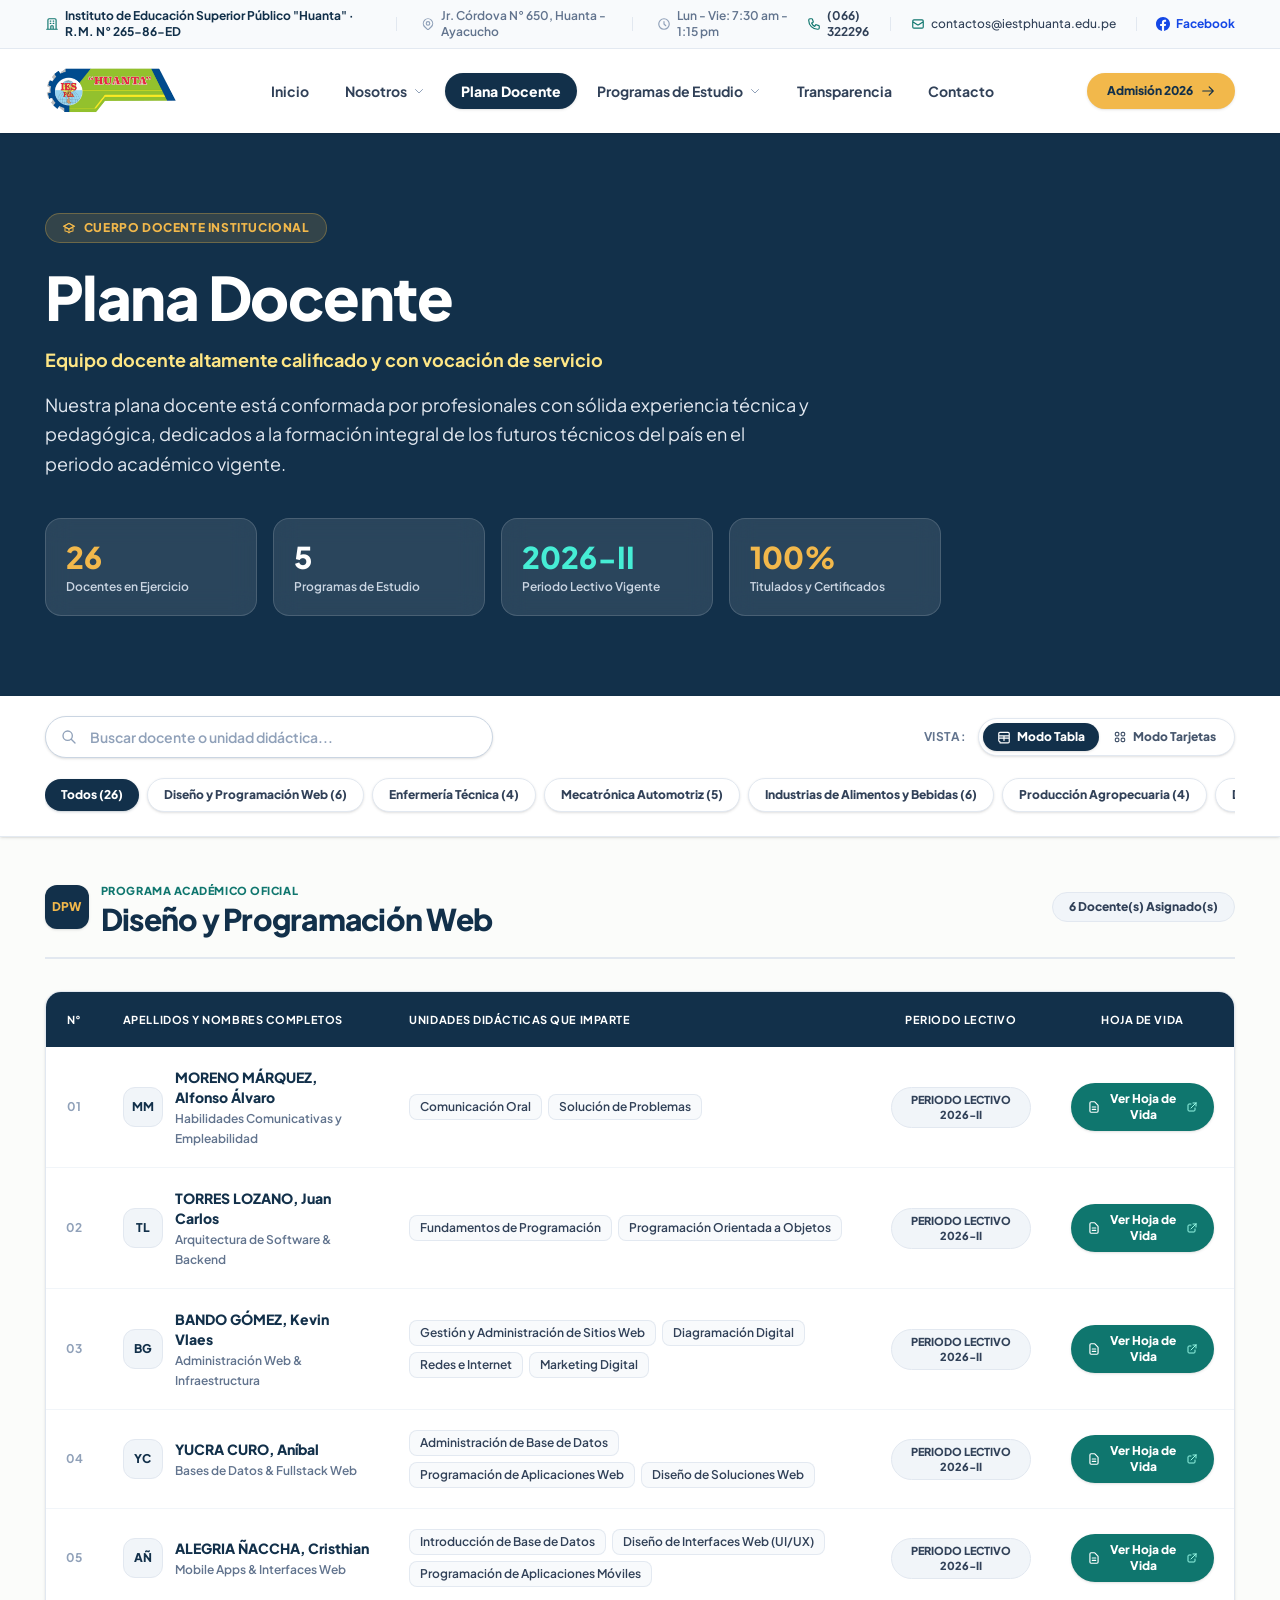
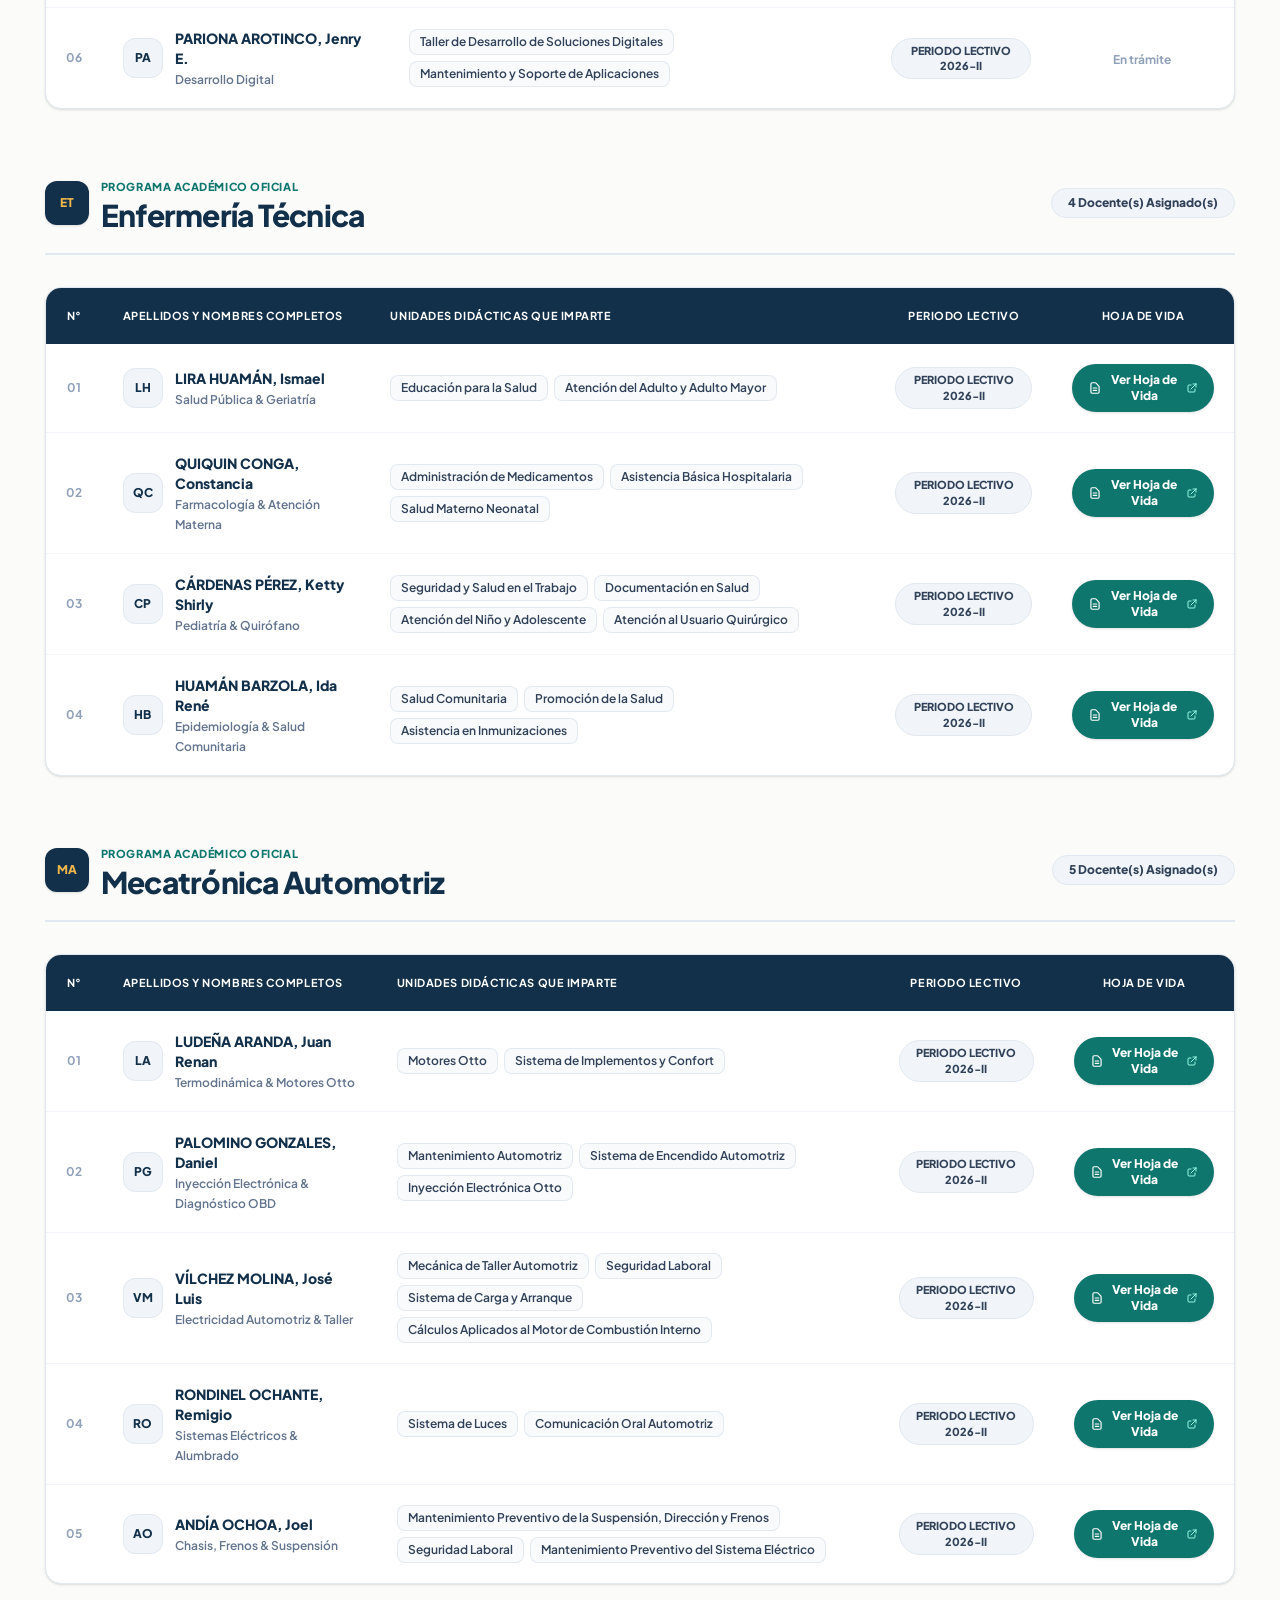
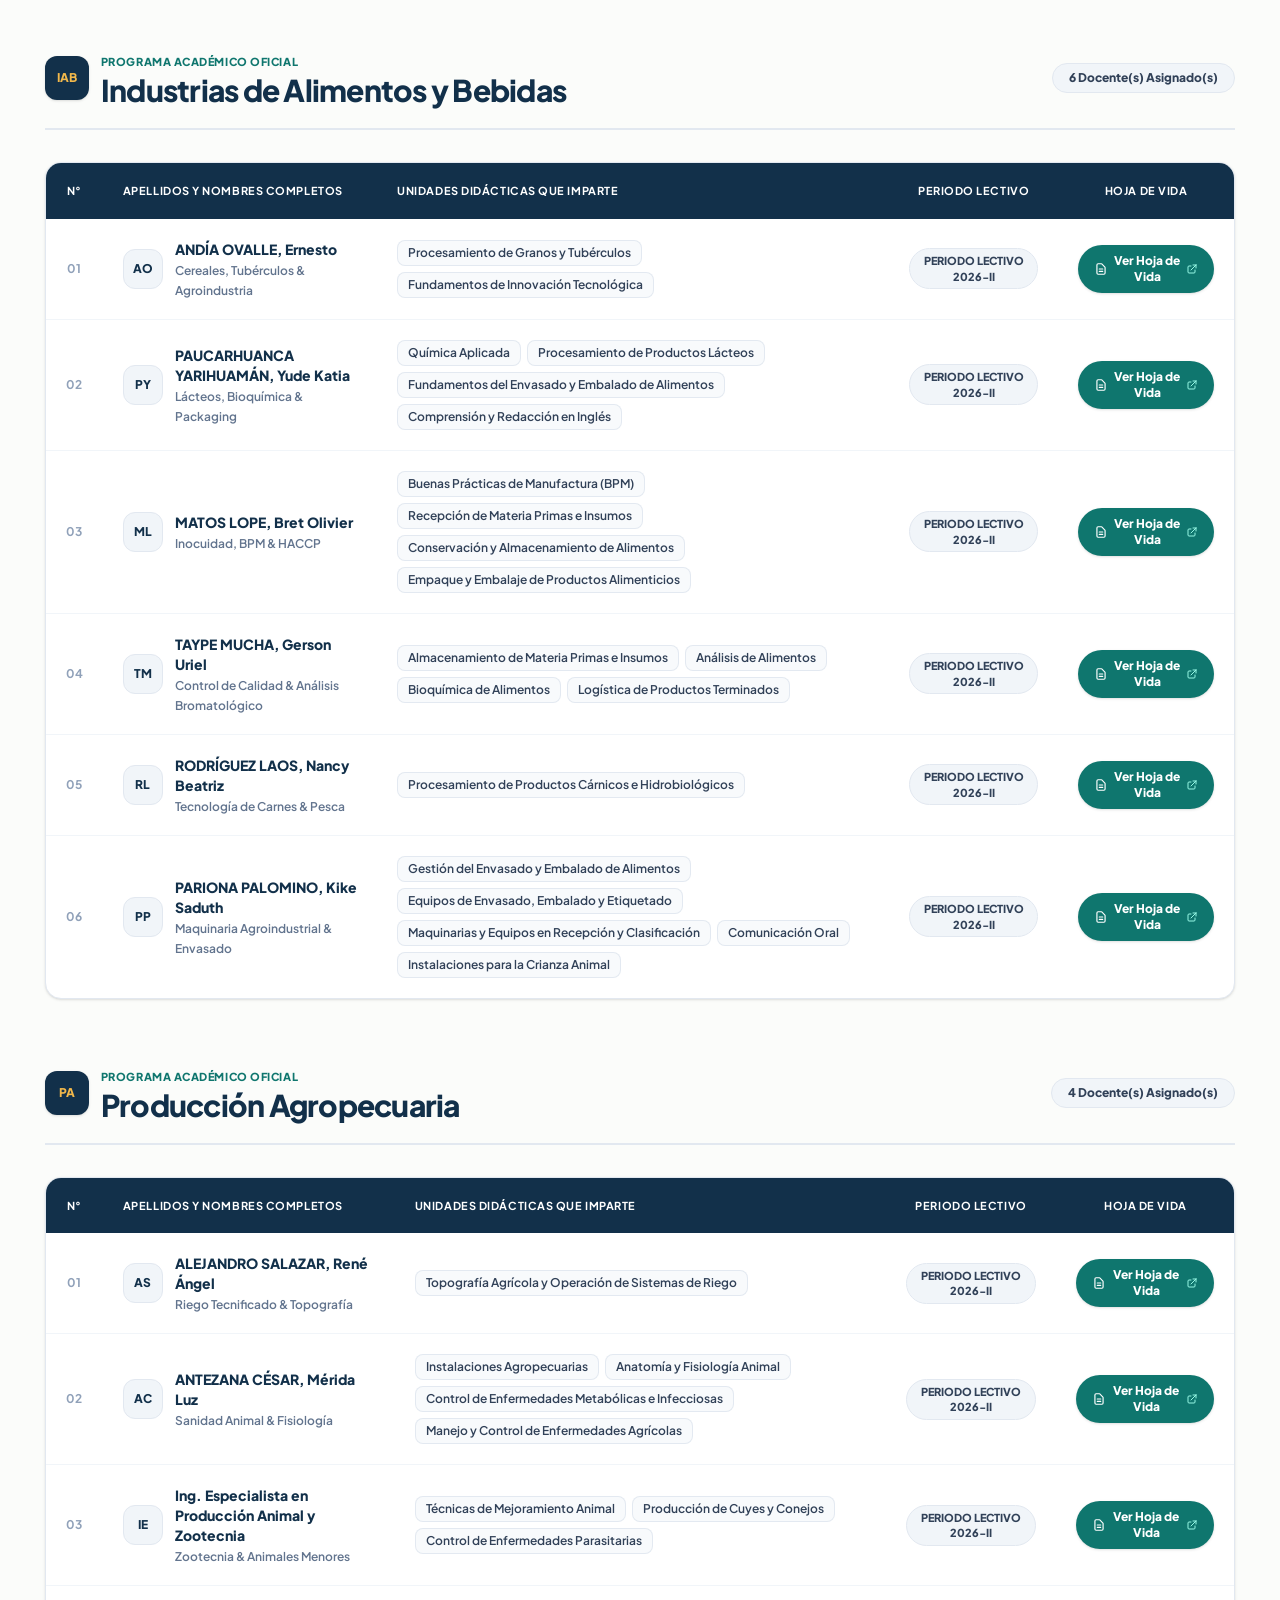
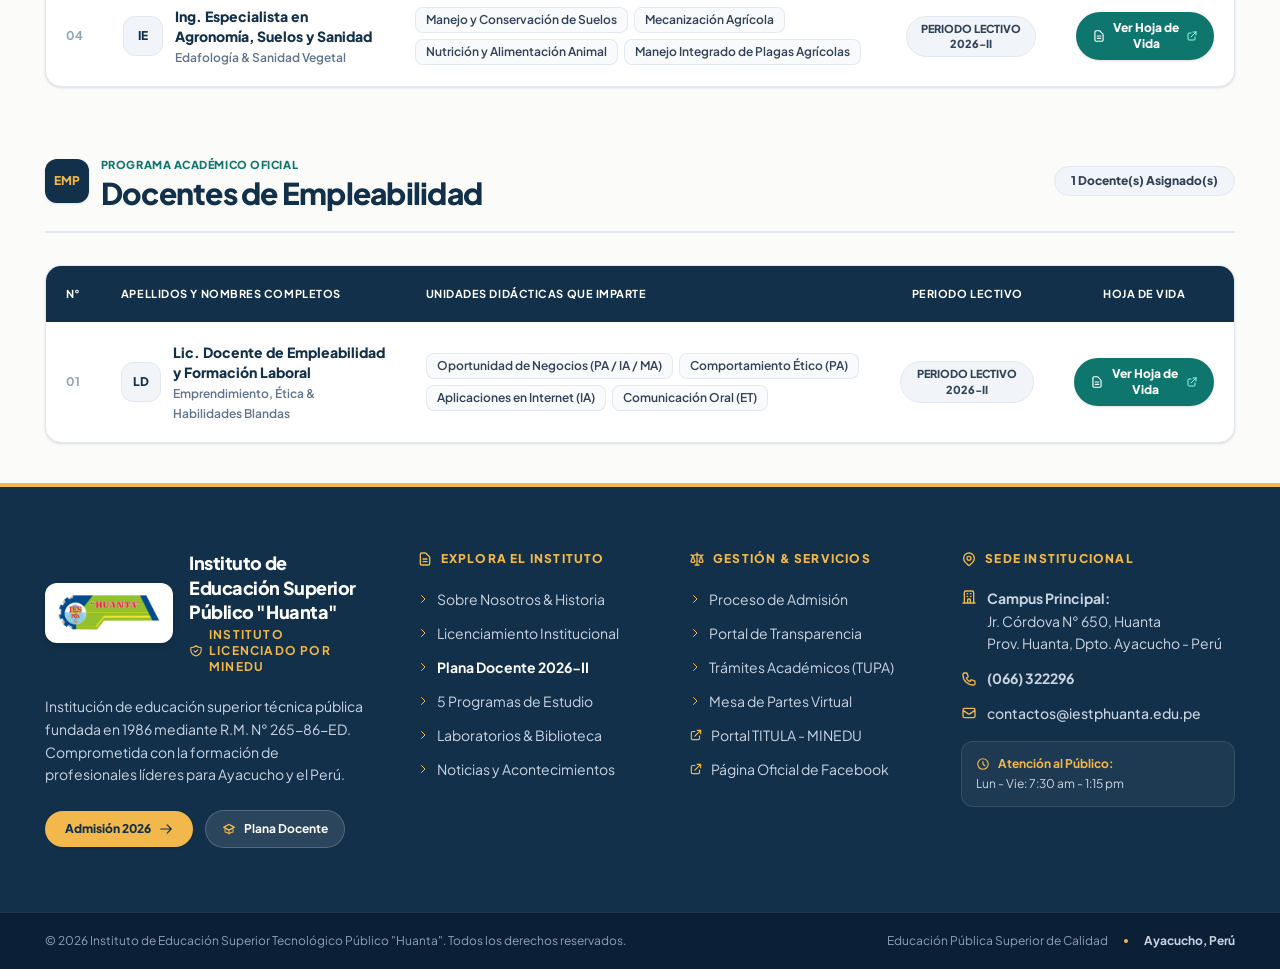
<file: pages/plana-docente.html>
<!doctype html>
<html lang="es" class="scroll-smooth">
  <head>
    <meta charset="UTF-8" />
    <meta name="viewport" content="width=device-width, initial-scale=1.0" />
    <meta name="description" content="Plana Docente del Instituto de Educación Superior Público Huanta: docentes especializados por carrera, unidades didácticas y hojas de vida del periodo 2026-II." />
    <link rel="preconnect" href="https://fonts.googleapis.com" />
    <link rel="preconnect" href="https://fonts.gstatic.com" crossorigin />
    <link href="https://fonts.googleapis.com/css2?family=Plus+Jakarta+Sans:wght@400;500;600;700;800;900&display=swap" rel="stylesheet" />
    <link rel="stylesheet" href="../css/tailwind.generated.css" />
    <title>Plana Docente | IESTP Huanta</title>
  </head>
  <body class="bg-[#fbfcfa] text-ink antialiased">
    <!-- ENCABEZADO DINÁMICO (RENDERIZADO EN JS) -->
    <header id="site-header" class="sticky top-0 z-40 bg-white shadow-sm"></header>

    <main id="plana-docente-main">
      <!-- HERO DINÁMICO DE PLANA DOCENTE -->
      <section id="plana-docente-hero" class="bg-navy"></section>

      <!-- BARRA DE CONTROLES (BÚSQUEDA, FILTRO, VISTA) -->
      <section id="plana-docente-controls" class="sticky top-20 z-30 border-b border-slate-200/90 bg-white/95 backdrop-blur shadow-sm"></section>

      <!-- CONTENEDOR PRINCIPAL DE DOCENTES (TABLA / CARDS) -->
      <section id="plana-docente-content" class="bg-[#fbfcfa] min-h-[500px]"></section>
    </main>

    <!-- PIE DE PÁGINA DINÁMICO (RENDERIZADO EN JS) -->
    <footer id="site-footer"></footer>

    <!-- SCRIPTS DINÁMICOS -->
    <script src="../js/data.js"></script>
    <script src="../js/icons.js"></script>
    <script src="../js/header.js"></script>
    <script src="../js/plana-docente.js"></script>
    <script src="../js/footer.js"></script>
  </body>
</html>
</file>
